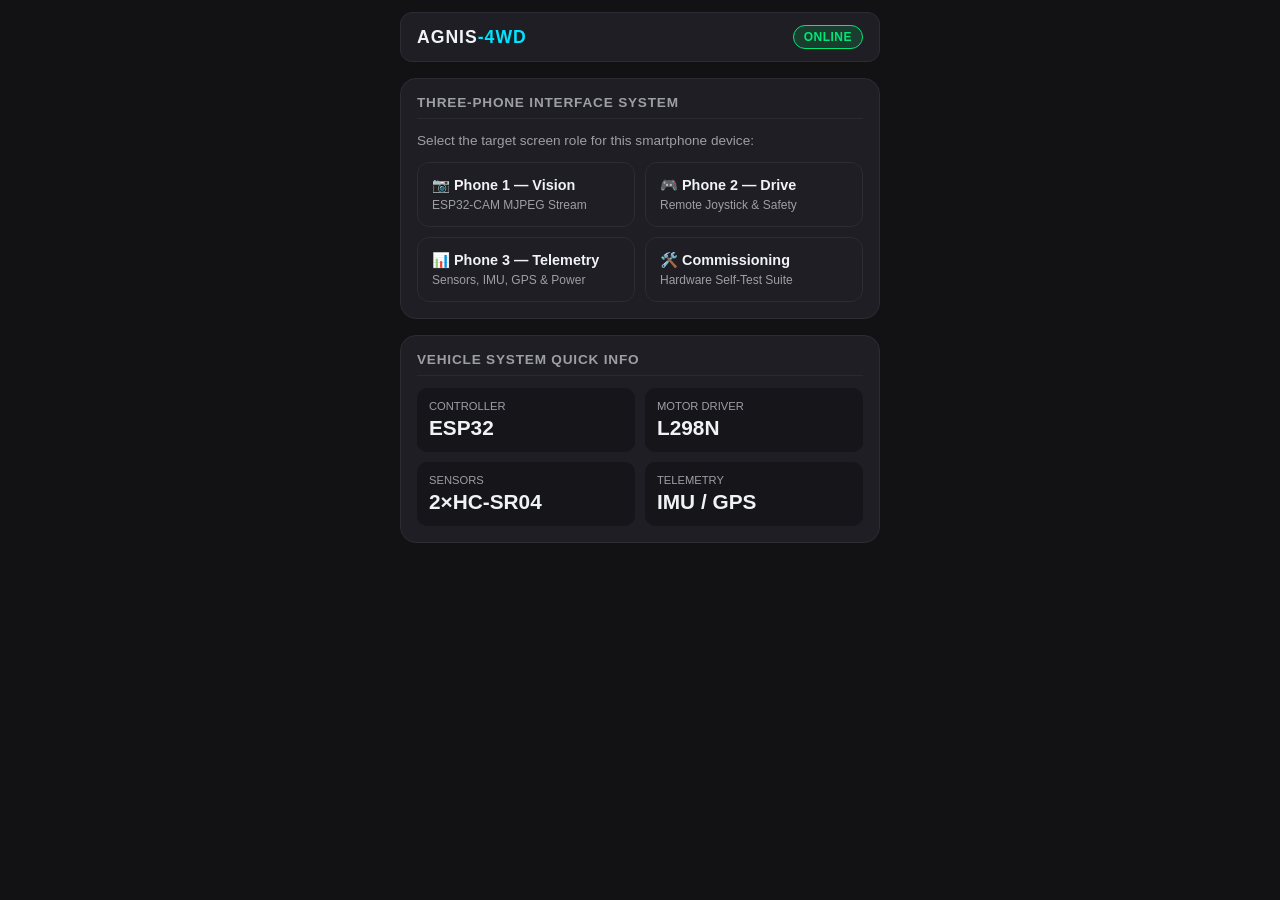
<file: web/index.html>
<!DOCTYPE html>
<html lang="en">
<head>
    <meta charset="UTF-8">
    <meta name="viewport" content="width=device-width, initial-scale=1.0">
    <title>AGNIS-4WD — Vehicle Interface Portal</title>
    <link rel="stylesheet" href="css/style.css">
</head>
<body>
    <div class="app-container">
        <header class="navbar">
            <div class="brand-title">AGNIS<span class="brand-accent">-4WD</span></div>
            <div class="status-badge" id="sys-status">ONLINE</div>
        </header>

        <div class="card">
            <div class="card-header">
                <span class="card-title">Three-Phone Interface System</span>
            </div>
            <p style="font-size: 0.85rem; color: var(--text-secondary); line-height: 1.4;">
                Select the target screen role for this smartphone device:
            </p>
            
            <div class="nav-grid">
                <a href="vision.html" class="nav-card">
                    📷 Phone 1 — Vision
                    <span class="nav-sub">ESP32-CAM MJPEG Stream</span>
                </a>
                <a href="drive.html" class="nav-card">
                    🎮 Phone 2 — Drive
                    <span class="nav-sub">Remote Joystick & Safety</span>
                </a>
                <a href="telemetry.html" class="nav-card">
                    📊 Phone 3 — Telemetry
                    <span class="nav-sub">Sensors, IMU, GPS & Power</span>
                </a>
                <a href="diagnostics.html" class="nav-card">
                    🛠️ Commissioning
                    <span class="nav-sub">Hardware Self-Test Suite</span>
                </a>
            </div>
        </div>

        <div class="card">
            <div class="card-header">
                <span class="card-title">Vehicle System Quick Info</span>
            </div>
            <div class="grid-2x2">
                <div class="metric-box">
                    <span class="metric-label">Controller</span>
                    <span class="metric-value">ESP32</span>
                </div>
                <div class="metric-box">
                    <span class="metric-label">Motor Driver</span>
                    <span class="metric-value">L298N</span>
                </div>
                <div class="metric-box">
                    <span class="metric-label">Sensors</span>
                    <span class="metric-value">2×HC-SR04</span>
                </div>
                <div class="metric-box">
                    <span class="metric-label">Telemetry</span>
                    <span class="metric-value">IMU / GPS</span>
                </div>
            </div>
        </div>
    </div>
</body>
</html>
</file>
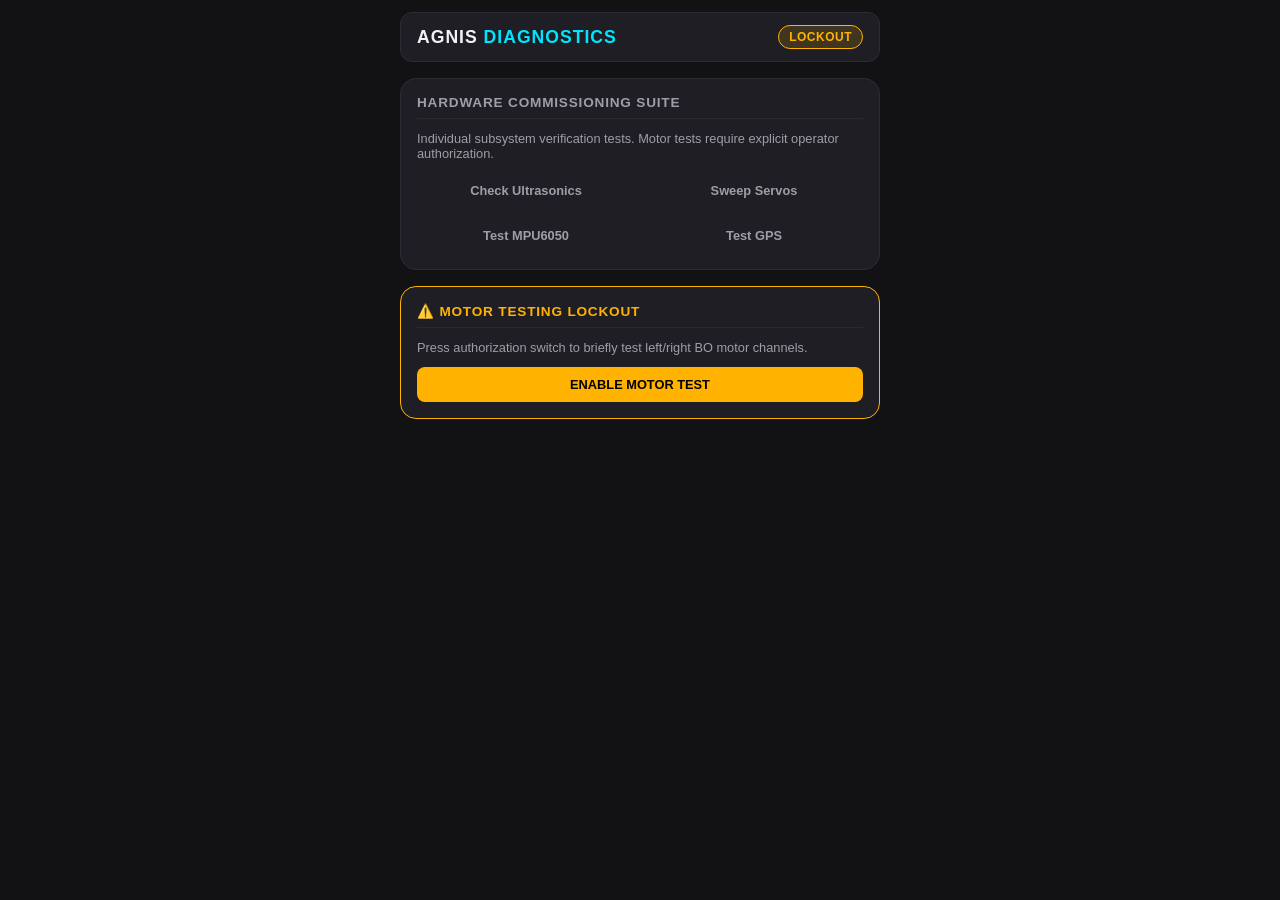
<file: web/diagnostics.html>
<!DOCTYPE html>
<html lang="en">
<head>
    <meta charset="UTF-8">
    <meta name="viewport" content="width=device-width, initial-scale=1.0">
    <title>AGNIS-4WD — COMMISSIONING & DIAGNOSTICS</title>
    <link rel="stylesheet" href="css/style.css">
</head>
<body>
    <div class="app-container">
        <header class="navbar">
            <div class="brand-title">AGNIS <span class="brand-accent">DIAGNOSTICS</span></div>
            <div class="status-badge warning" id="diag-badge">LOCKOUT</div>
        </header>

        <div class="card">
            <div class="card-header">
                <span class="card-title">Hardware Commissioning Suite</span>
            </div>
            <p style="font-size: 0.8rem; color: var(--text-secondary);">
                Individual subsystem verification tests. Motor tests require explicit operator authorization.
            </p>
            <div class="nav-grid">
                <button class="mode-btn" onclick="testSubsystem('us')">Check Ultrasonics</button>
                <button class="mode-btn" onclick="testSubsystem('servos')">Sweep Servos</button>
                <button class="mode-btn" onclick="testSubsystem('imu')">Test MPU6050</button>
                <button class="mode-btn" onclick="testSubsystem('gps')">Test GPS</button>
            </div>
        </div>

        <div class="card" style="border-color: var(--status-amber);">
            <div class="card-header">
                <span class="card-title" style="color: var(--status-amber);">⚠️ Motor Testing Lockout</span>
            </div>
            <p style="font-size: 0.8rem; color: var(--text-secondary);">
                Press authorization switch to briefly test left/right BO motor channels.
            </p>
            <button class="mode-btn" id="motor-auth-btn" style="background: var(--status-amber); color: #000; font-weight: 700;" onclick="authorizeMotors()">ENABLE MOTOR TEST</button>
            <div class="nav-grid" id="motor-test-grid" style="display: none; margin-top: 10px;">
                <button class="mode-btn" onclick="testMotor('left')">Test Left Motors</button>
                <button class="mode-btn" onclick="testMotor('right')">Test Right Motors</button>
            </div>
        </div>
    </div>

    <script src="js/app.js"></script>
    <script>
        function authorizeMotors() {
            document.getElementById('motor-auth-btn').style.display = 'none';
            document.getElementById('motor-test-grid').style.display = 'grid';
            document.getElementById('diag-badge').innerText = 'MOTORS ACTIVE';
            document.getElementById('diag-badge').className = 'status-badge emergency';
        }
        function testSubsystem(sys) {
            alert('Running test for: ' + sys.toUpperCase());
        }
        function testMotor(side) {
            fetch('/api/drive', {
                method: 'POST',
                headers: {'Content-Type': 'application/json'},
                body: JSON.stringify({speed: 120, turn: side === 'left' ? -120 : 120})
            });
            setTimeout(() => {
                fetch('/api/drive', {
                    method: 'POST',
                    headers: {'Content-Type': 'application/json'},
                    body: JSON.stringify({speed: 0, turn: 0})
                });
            }, 1000);
        }
    </script>
</body>
</html>
</file>
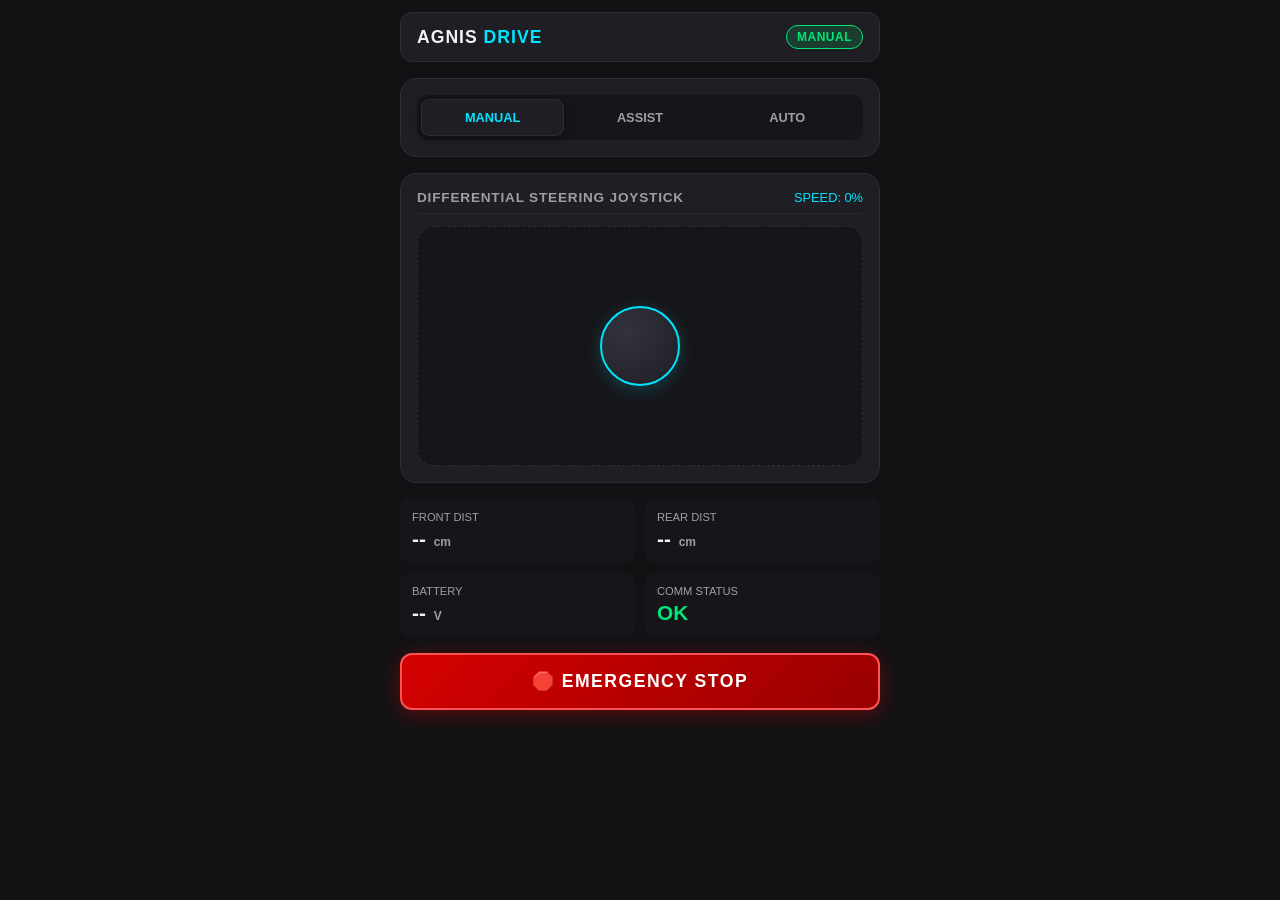
<file: web/drive.html>
<!DOCTYPE html>
<html lang="en">
<head>
    <meta charset="UTF-8">
    <meta name="viewport" content="width=device-width, initial-scale=1.0">
    <title>AGNIS-4WD — DRIVE CONTROL</title>
    <link rel="stylesheet" href="css/style.css">
</head>
<body>
    <div class="app-container">
        <header class="navbar">
            <div class="brand-title">AGNIS <span class="brand-accent">DRIVE</span></div>
            <div class="status-badge" id="safety-badge">MANUAL</div>
        </header>

        <!-- Mode Selector -->
        <div class="card">
            <div class="mode-selector">
                <button class="mode-btn active" id="btn-manual" onclick="setMode('MANUAL')">MANUAL</button>
                <button class="mode-btn" id="btn-assist" onclick="setMode('ASSIST')">ASSIST</button>
                <button class="mode-btn" id="btn-auto" onclick="setMode('AUTO')">AUTO</button>
            </div>
        </div>

        <!-- Virtual Joystick Card -->
        <div class="card">
            <div class="card-header">
                <span class="card-title">Differential Steering Joystick</span>
                <span id="speed-indicator" style="font-size: 0.8rem; color: var(--accent-cyan);">SPEED: 0%</span>
            </div>
            <div class="joystick-container" id="joy-zone">
                <div class="joystick-knob" id="joy-knob"></div>
            </div>
        </div>

        <!-- Telemetry Summary Grid -->
        <div class="grid-2x2">
            <div class="metric-box">
                <span class="metric-label">Front Dist</span>
                <span class="metric-value" id="val-df">-- <span class="metric-unit">cm</span></span>
            </div>
            <div class="metric-box">
                <span class="metric-label">Rear Dist</span>
                <span class="metric-value" id="val-dr">-- <span class="metric-unit">cm</span></span>
            </div>
            <div class="metric-box">
                <span class="metric-label">Battery</span>
                <span class="metric-value" id="val-v">-- <span class="metric-unit">V</span></span>
            </div>
            <div class="metric-box">
                <span class="metric-label">Comm Status</span>
                <span class="metric-value" id="val-comm" style="color: var(--status-green);">OK</span>
            </div>
        </div>

        <!-- Emergency Stop -->
        <button class="estop-btn" onclick="triggerEstop()">🛑 EMERGENCY STOP</button>
    </div>

    <script src="js/app.js"></script>
    <script src="js/drive.js"></script>
</body>
</html>
</file>
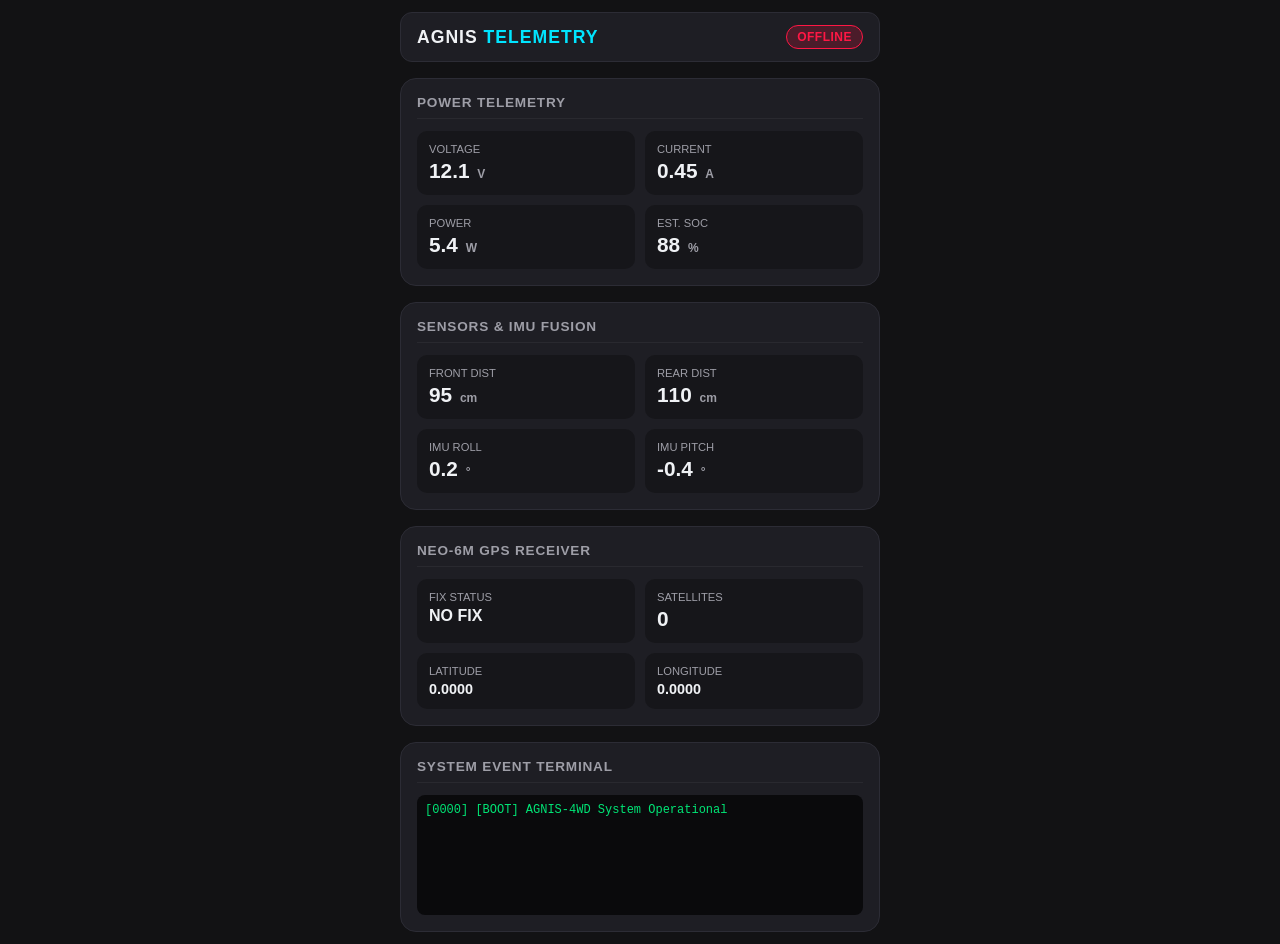
<file: web/telemetry.html>
<!DOCTYPE html>
<html lang="en">
<head>
    <meta charset="UTF-8">
    <meta name="viewport" content="width=device-width, initial-scale=1.0">
    <title>AGNIS-4WD — ENGINEERING TELEMETRY</title>
    <link rel="stylesheet" href="css/style.css">
</head>
<body>
    <div class="app-container">
        <header class="navbar">
            <div class="brand-title">AGNIS <span class="brand-accent">TELEMETRY</span></div>
            <div class="status-badge" id="telem-badge">CONNECTED</div>
        </header>

        <!-- Power & Battery -->
        <div class="card">
            <div class="card-header">
                <span class="card-title">Power Telemetry</span>
            </div>
            <div class="grid-2x2">
                <div class="metric-box">
                    <span class="metric-label">Voltage</span>
                    <span class="metric-value" id="t-v">12.1 <span class="metric-unit">V</span></span>
                </div>
                <div class="metric-box">
                    <span class="metric-label">Current</span>
                    <span class="metric-value" id="t-i">0.45 <span class="metric-unit">A</span></span>
                </div>
                <div class="metric-box">
                    <span class="metric-label">Power</span>
                    <span class="metric-value" id="t-p">5.4 <span class="metric-unit">W</span></span>
                </div>
                <div class="metric-box">
                    <span class="metric-label">Est. SOC</span>
                    <span class="metric-value" id="t-soc">88 <span class="metric-unit">%</span></span>
                </div>
            </div>
        </div>

        <!-- Sensors & IMU -->
        <div class="card">
            <div class="card-header">
                <span class="card-title">Sensors & IMU Fusion</span>
            </div>
            <div class="grid-2x2">
                <div class="metric-box">
                    <span class="metric-label">Front Dist</span>
                    <span class="metric-value" id="t-df">95 <span class="metric-unit">cm</span></span>
                </div>
                <div class="metric-box">
                    <span class="metric-label">Rear Dist</span>
                    <span class="metric-value" id="t-dr">110 <span class="metric-unit">cm</span></span>
                </div>
                <div class="metric-box">
                    <span class="metric-label">IMU Roll</span>
                    <span class="metric-value" id="t-roll">0.2 <span class="metric-unit">°</span></span>
                </div>
                <div class="metric-box">
                    <span class="metric-label">IMU Pitch</span>
                    <span class="metric-value" id="t-pitch">-0.4 <span class="metric-unit">°</span></span>
                </div>
            </div>
        </div>

        <!-- GPS Telemetry -->
        <div class="card">
            <div class="card-header">
                <span class="card-title">NEO-6M GPS Receiver</span>
            </div>
            <div class="grid-2x2">
                <div class="metric-box">
                    <span class="metric-label">Fix Status</span>
                    <span class="metric-value" id="t-gpsfix" style="font-size: 1rem;">NO FIX</span>
                </div>
                <div class="metric-box">
                    <span class="metric-label">Satellites</span>
                    <span class="metric-value" id="t-sats">0</span>
                </div>
                <div class="metric-box">
                    <span class="metric-label">Latitude</span>
                    <span class="metric-value" id="t-lat" style="font-size: 0.9rem;">0.0000</span>
                </div>
                <div class="metric-box">
                    <span class="metric-label">Longitude</span>
                    <span class="metric-value" id="t-lng" style="font-size: 0.9rem;">0.0000</span>
                </div>
            </div>
        </div>

        <!-- System Log Terminal -->
        <div class="card">
            <div class="card-header">
                <span class="card-title">System Event Terminal</span>
            </div>
            <div id="event-log-box" style="height: 120px; background: #0A0A0C; border-radius: 8px; padding: 8px; font-family: monospace; font-size: 0.75rem; color: #00E676; overflow-y: auto;">
                [0000] [BOOT] AGNIS-4WD System Operational<br>
            </div>
        </div>
    </div>

    <script src="js/app.js"></script>
    <script src="js/telemetry.js"></script>
</body>
</html>
</file>
<file: web/css/style.css>
/* ============================================================================
   AGNIS-4WD AUTOMOTIVE DARK HMI SYSTEM STYLES
   ============================================================================ */

:root {
    --bg-main: #121214;
    --card-bg: #1E1E24;
    --card-border: #2C2C35;
    --text-primary: #F0F2F5;
    --text-secondary: #9E9EA7;
    --accent-cyan: #00E5FF;
    --accent-blue: #29B6F6;
    --status-green: #00E676;
    --status-amber: #FFB300;
    --status-red: #FF1744;
    --font-family: 'Inter', -apple-system, BlinkMacSystemFont, "Segoe UI", Roboto, sans-serif;
}

* {
    box-sizing: border-box;
    margin: 0;
    padding: 0;
    user-select: none;
    -webkit-user-select: none;
}

body {
    background-color: var(--bg-main);
    color: var(--text-primary);
    font-family: var(--font-family);
    min-height: 100vh;
    display: flex;
    flex-direction: column;
    align-items: center;
    padding: 12px;
}

.app-container {
    width: 100%;
    max-width: 480px;
    display: flex;
    flex-direction: column;
    gap: 16px;
}

/* Header Navbar */
.navbar {
    background: var(--card-bg);
    border: 1px solid var(--card-border);
    border-radius: 12px;
    padding: 12px 16px;
    display: flex;
    justify-content: space-between;
    align-items: center;
}

.brand-title {
    font-size: 1.1rem;
    font-weight: 700;
    letter-spacing: 1px;
    color: var(--text-primary);
}

.brand-accent {
    color: var(--accent-cyan);
}

.status-badge {
    padding: 4px 10px;
    border-radius: 20px;
    font-size: 0.75rem;
    font-weight: 600;
    text-transform: uppercase;
    letter-spacing: 0.5px;
    background: rgba(0, 230, 118, 0.15);
    color: var(--status-green);
    border: 1px solid var(--status-green);
}

.status-badge.warning {
    background: rgba(255, 179, 0, 0.15);
    color: var(--status-amber);
    border-color: var(--status-amber);
}

.status-badge.emergency {
    background: rgba(255, 23, 68, 0.2);
    color: var(--status-red);
    border-color: var(--status-red);
}

/* Card Components */
.card {
    background: var(--card-bg);
    border: 1px solid var(--card-border);
    border-radius: 16px;
    padding: 16px;
    display: flex;
    flex-direction: column;
    gap: 12px;
}

.card-header {
    display: flex;
    justify-content: space-between;
    align-items: center;
    border-bottom: 1px solid rgba(255, 255, 255, 0.05);
    padding-bottom: 8px;
}

.card-title {
    font-size: 0.85rem;
    font-weight: 600;
    color: var(--text-secondary);
    text-transform: uppercase;
    letter-spacing: 0.8px;
}

/* Mode Selector Switch */
.mode-selector {
    display: grid;
    grid-template-columns: repeat(3, 1fr);
    background: #16161A;
    border-radius: 10px;
    padding: 4px;
    gap: 4px;
}

.mode-btn {
    padding: 10px 0;
    border: none;
    border-radius: 8px;
    background: transparent;
    color: var(--text-secondary);
    font-size: 0.8rem;
    font-weight: 600;
    cursor: pointer;
    transition: all 0.2s ease;
}

.mode-btn.active {
    background: var(--card-bg);
    color: var(--accent-cyan);
    box-shadow: 0 2px 8px rgba(0, 0, 0, 0.4);
    border: 1px solid var(--card-border);
}

/* Joystick Area */
.joystick-container {
    width: 100%;
    height: 240px;
    background: #16161A;
    border-radius: 16px;
    border: 1px dashed var(--card-border);
    position: relative;
    display: flex;
    justify-content: center;
    align-items: center;
    touch-action: none;
}

.joystick-knob {
    width: 80px;
    height: 80px;
    background: radial-gradient(circle at 30% 30%, #33333F, #1E1E24);
    border: 2px solid var(--accent-cyan);
    border-radius: 50%;
    position: absolute;
    box-shadow: 0 4px 16px rgba(0, 229, 255, 0.2);
    cursor: pointer;
}

/* Big Software E-Stop Button */
.estop-btn {
    width: 100%;
    padding: 16px;
    background: linear-gradient(135deg, #D50000, #990000);
    border: 2px solid #FF5252;
    border-radius: 12px;
    color: #FFFFFF;
    font-size: 1.1rem;
    font-weight: 800;
    letter-spacing: 1.5px;
    text-transform: uppercase;
    cursor: pointer;
    box-shadow: 0 4px 20px rgba(213, 0, 0, 0.4);
    transition: transform 0.1s active;
}

.estop-btn:active {
    transform: scale(0.98);
}

/* Data Metric Grids */
.grid-2x2 {
    display: grid;
    grid-template-columns: 1fr 1fr;
    gap: 10px;
}

.metric-box {
    background: #16161A;
    border-radius: 10px;
    padding: 12px;
    display: flex;
    flex-direction: column;
    gap: 4px;
}

.metric-label {
    font-size: 0.7rem;
    color: var(--text-secondary);
    text-transform: uppercase;
}

.metric-value {
    font-size: 1.3rem;
    font-weight: 700;
    color: var(--text-primary);
}

.metric-unit {
    font-size: 0.75rem;
    color: var(--text-secondary);
    margin-left: 2px;
}

/* Navigation Links */
.nav-grid {
    display: grid;
    grid-template-columns: 1fr 1fr;
    gap: 10px;
}

.nav-card {
    background: var(--card-bg);
    border: 1px solid var(--card-border);
    border-radius: 12px;
    padding: 14px;
    text-decoration: none;
    color: var(--text-primary);
    font-weight: 600;
    font-size: 0.9rem;
    display: flex;
    flex-direction: column;
    gap: 4px;
    transition: border-color 0.2s ease;
}

.nav-card:hover {
    border-color: var(--accent-cyan);
}

.nav-sub {
    font-size: 0.75rem;
    color: var(--text-secondary);
    font-weight: 400;
}
</file>
